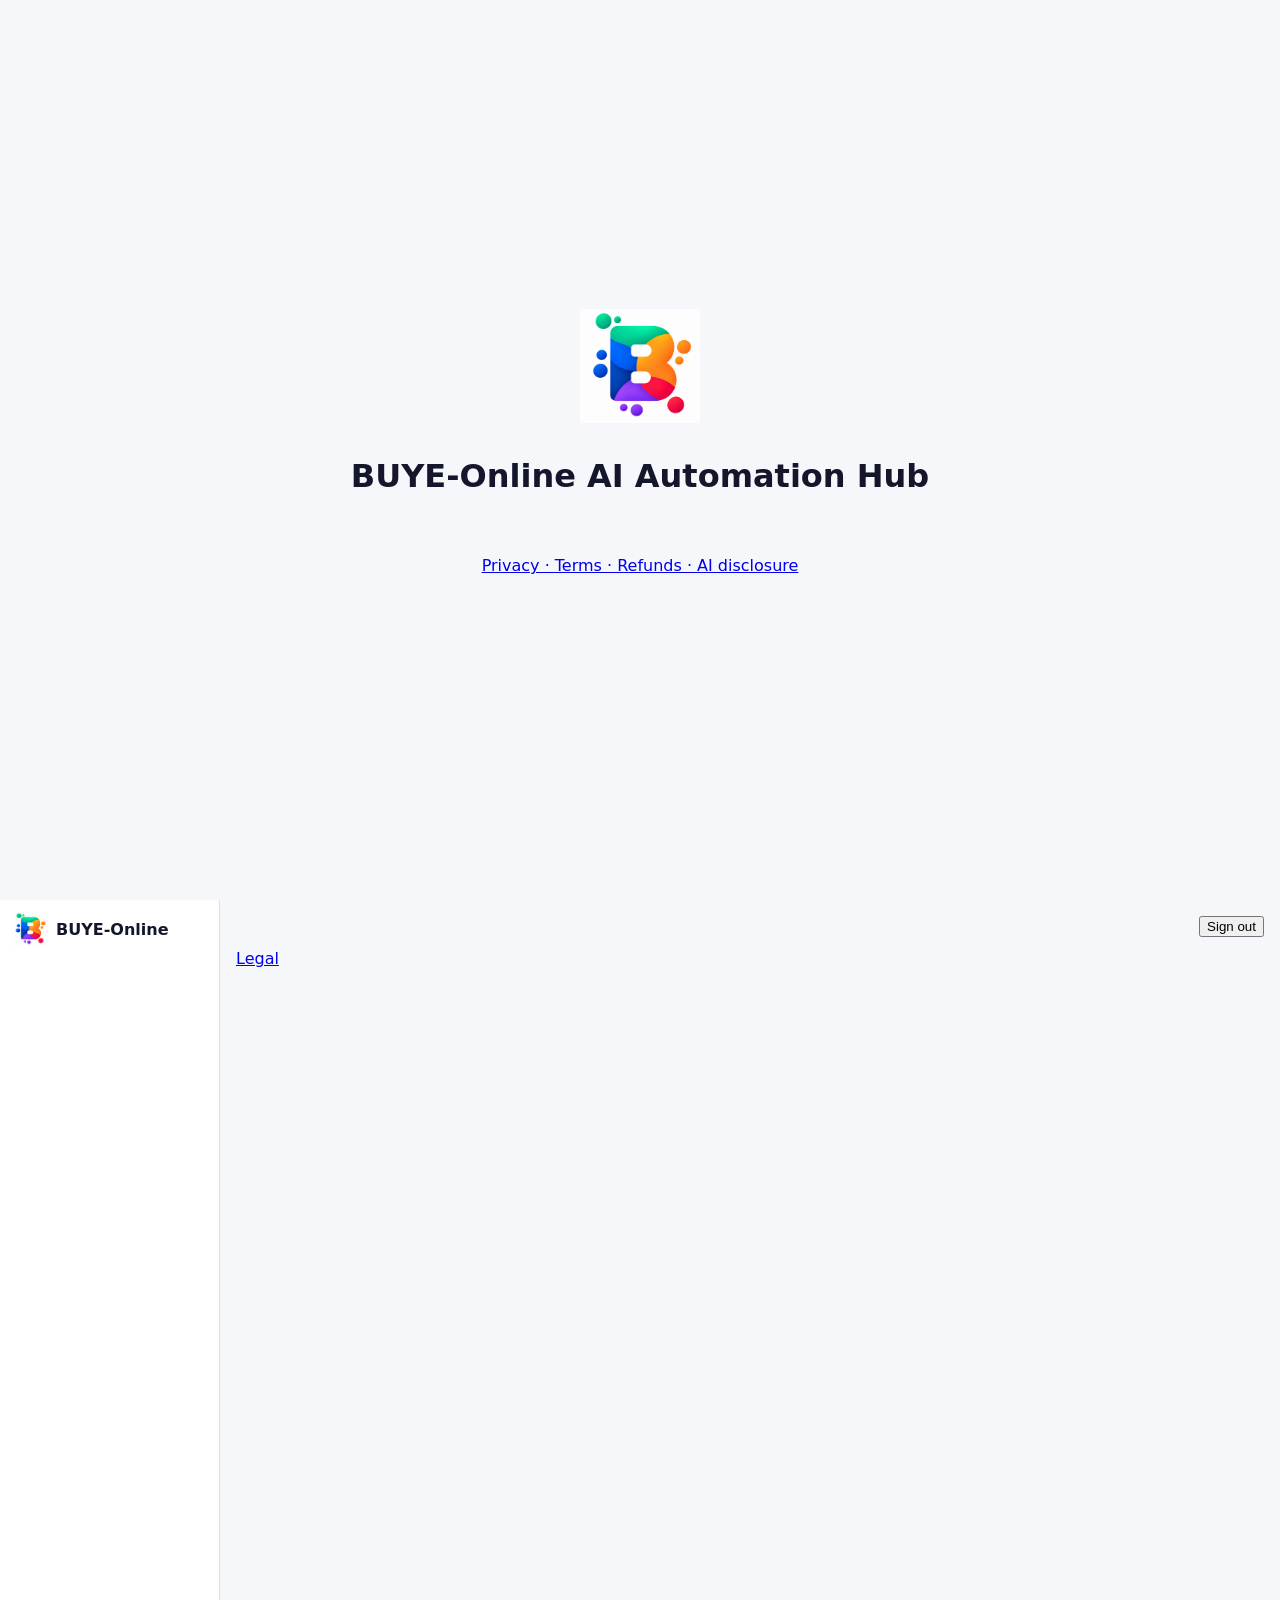
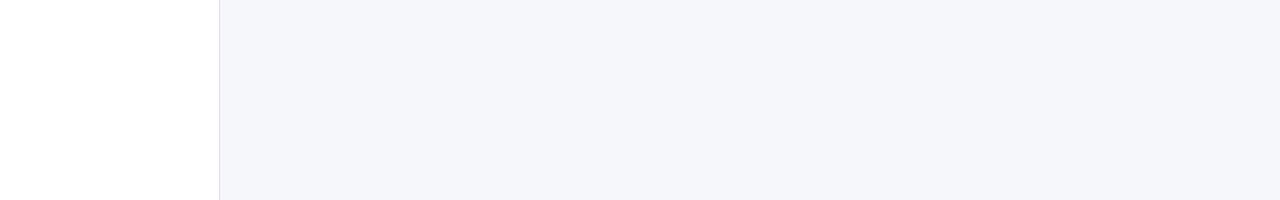
<file: site/index.html>
<!doctype html><html lang="en"><head><meta charset="utf-8"><meta name="viewport" content="width=device-width,initial-scale=1">
<title>BUYE-Online AI Automation Hub</title><link rel="icon" href="assets/logo.png"><link rel="stylesheet" href="styles.css">
<script src="https://accounts.google.com/gsi/client" async defer></script></head><body>
<div id="login"><img src="assets/logo.png" alt="BUYE-Online" width="120"><h1>BUYE-Online AI Automation Hub</h1>
<div id="gbtn"></div><p><a href="legal.html">Privacy · Terms · Refunds · AI disclosure</a></p><p id="cfgwarn" hidden>Set API_URL and GOOGLE_CLIENT_ID in config.js.</p></div>
<div id="app" hidden><nav id="nav" aria-label="Main"><div class="brand"><img src="assets/logo.png" alt="" width="36"><b>BUYE-Online</b></div></nav>
<main><header><span id="who"></span><button id="out">Sign out</button></header><div id="view" aria-live="polite"></div><footer><a href="legal.html">Legal</a></footer></main></div>
<script src="config.js"></script><script src="app.js"></script><script src="views.js"></script></body></html>
</file>
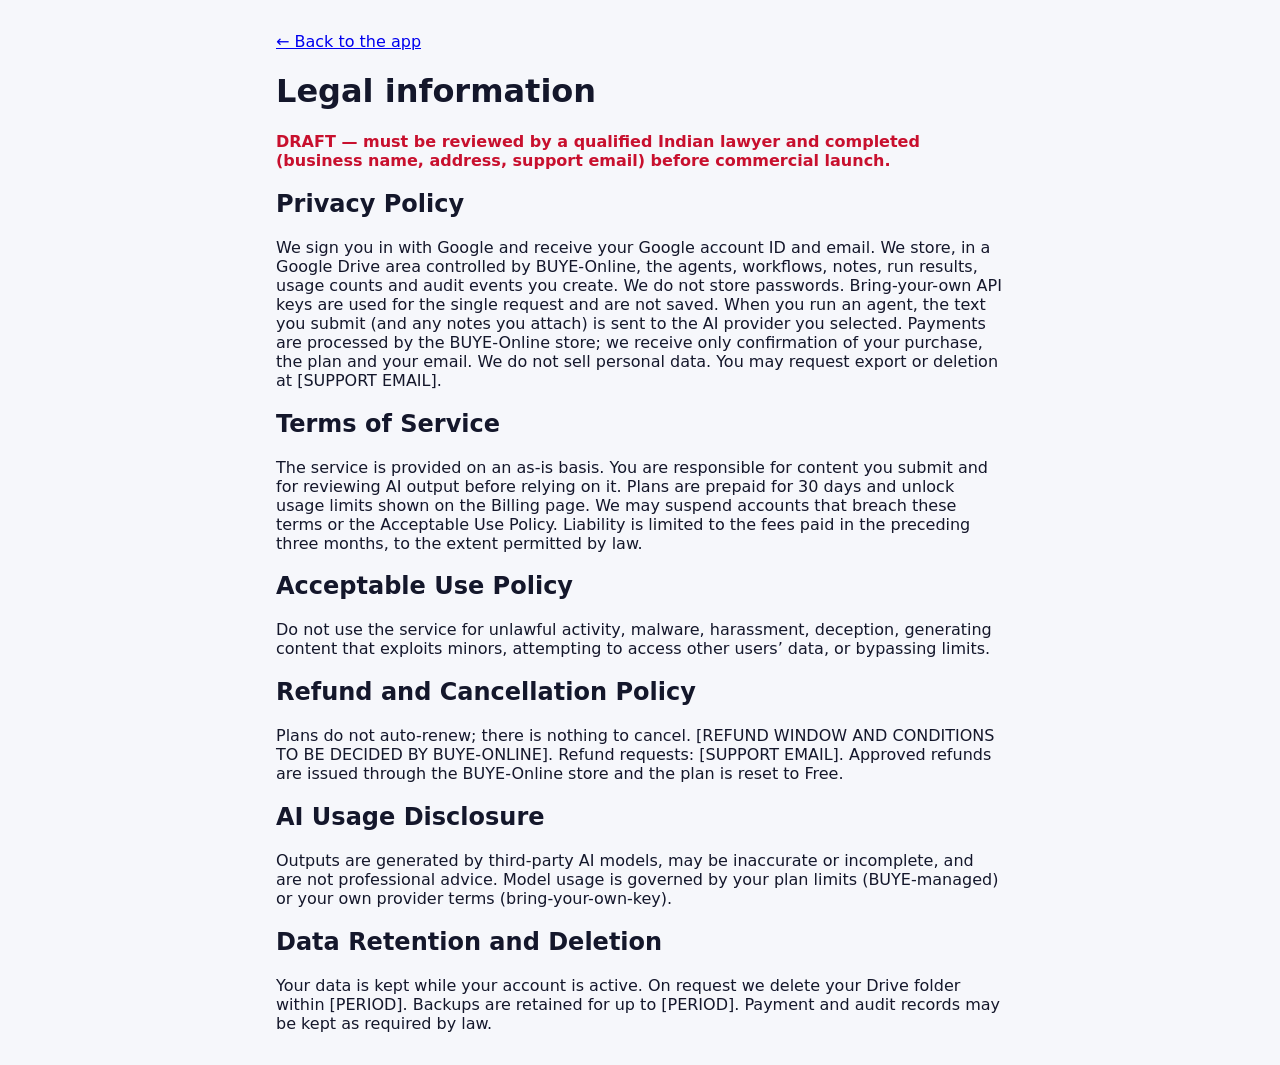
<file: site/legal.html>
<!doctype html><html lang="en"><head><meta charset="utf-8"><meta name="viewport" content="width=device-width,initial-scale=1"><title>Legal – BUYE-Online AI Hub</title><link rel="stylesheet" href="styles.css"></head>
<body><main style="max-width:760px;margin:auto;padding:16px"><p><a href="./">← Back to the app</a></p>
<h1>Legal information</h1><p class="err"><b>DRAFT — must be reviewed by a qualified Indian lawyer and completed (business name, address, support email) before commercial launch.</b></p>
<h2 id="privacy">Privacy Policy</h2><p>We sign you in with Google and receive your Google account ID and email. We store, in a Google Drive area controlled by BUYE-Online, the agents, workflows, notes, run results, usage counts and audit events you create. We do not store passwords. Bring-your-own API keys are used for the single request and are not saved. When you run an agent, the text you submit (and any notes you attach) is sent to the AI provider you selected. Payments are processed by the BUYE-Online store; we receive only confirmation of your purchase, the plan and your email. We do not sell personal data. You may request export or deletion at [SUPPORT EMAIL].</p>
<h2 id="terms">Terms of Service</h2><p>The service is provided on an as-is basis. You are responsible for content you submit and for reviewing AI output before relying on it. Plans are prepaid for 30 days and unlock usage limits shown on the Billing page. We may suspend accounts that breach these terms or the Acceptable Use Policy. Liability is limited to the fees paid in the preceding three months, to the extent permitted by law.</p>
<h2 id="aup">Acceptable Use Policy</h2><p>Do not use the service for unlawful activity, malware, harassment, deception, generating content that exploits minors, attempting to access other users’ data, or bypassing limits.</p>
<h2 id="refund">Refund and Cancellation Policy</h2><p>Plans do not auto-renew; there is nothing to cancel. [REFUND WINDOW AND CONDITIONS TO BE DECIDED BY BUYE-ONLINE]. Refund requests: [SUPPORT EMAIL]. Approved refunds are issued through the BUYE-Online store and the plan is reset to Free.</p>
<h2 id="ai">AI Usage Disclosure</h2><p>Outputs are generated by third-party AI models, may be inaccurate or incomplete, and are not professional advice. Model usage is governed by your plan limits (BUYE-managed) or your own provider terms (bring-your-own-key).</p>
<h2 id="retention">Data Retention and Deletion</h2><p>Your data is kept while your account is active. On request we delete your Drive folder within [PERIOD]. Backups are retained for up to [PERIOD]. Payment and audit records may be kept as required by law.</p>
</main></body></html>
</file>
<file: site/styles.css>
:root{--bg:#f6f7fb;--fg:#14172b;--card:#fff;--ac:#0066ff;--bd:#dde1ee;--err:#c8102e;--ok:#0a8f5a}
@media(prefers-color-scheme:dark){:root{--bg:#10131f;--fg:#eef0fa;--card:#1a1e30;--bd:#2c3250}}
*{box-sizing:border-box}body{margin:0;font:16px system-ui,sans-serif;background:var(--bg);color:var(--fg)}
#login{min-height:100vh;display:grid;place-content:center;justify-items:center;gap:12px;text-align:center}
#app{display:grid;grid-template-columns:220px 1fr;min-height:100vh}
nav{background:var(--card);border-right:1px solid var(--bd);padding:12px;display:flex;flex-direction:column;gap:4px}
.brand{display:flex;align-items:center;gap:8px;margin-bottom:12px}
nav button{text-align:left;border:0;background:none;color:inherit;padding:10px;border-radius:8px;cursor:pointer;font:inherit;white-space:nowrap}
nav button[aria-current=true]{background:var(--ac);color:#fff}button:focus-visible,input:focus-visible,textarea:focus-visible,select:focus-visible{outline:3px solid var(--ac)}
main{padding:16px;min-width:0}header{display:flex;justify-content:flex-end;gap:12px;align-items:center;margin-bottom:12px}
.card{background:var(--card);border:1px solid var(--bd);border-radius:12px;padding:16px;margin-bottom:12px}
label{display:block;margin:8px 0 2px;font-weight:600}input,textarea,select{width:100%;padding:8px;border:1px solid var(--bd);border-radius:8px;background:var(--bg);color:inherit;font:inherit}
button.p{background:var(--ac);color:#fff;border:0;border-radius:8px;padding:10px 16px;cursor:pointer;margin:10px 8px 0 0;font:inherit}
.err{color:var(--err)}.ok{color:var(--ok)}.tag{font-size:12px;border:1px solid var(--bd);border-radius:99px;padding:2px 8px}
pre{white-space:pre-wrap;overflow-x:auto}
@media(max-width:700px){#app{grid-template-columns:1fr}nav{flex-direction:row;overflow-x:auto;border-right:0;border-bottom:1px solid var(--bd)}.brand b{display:none}}
</file>
